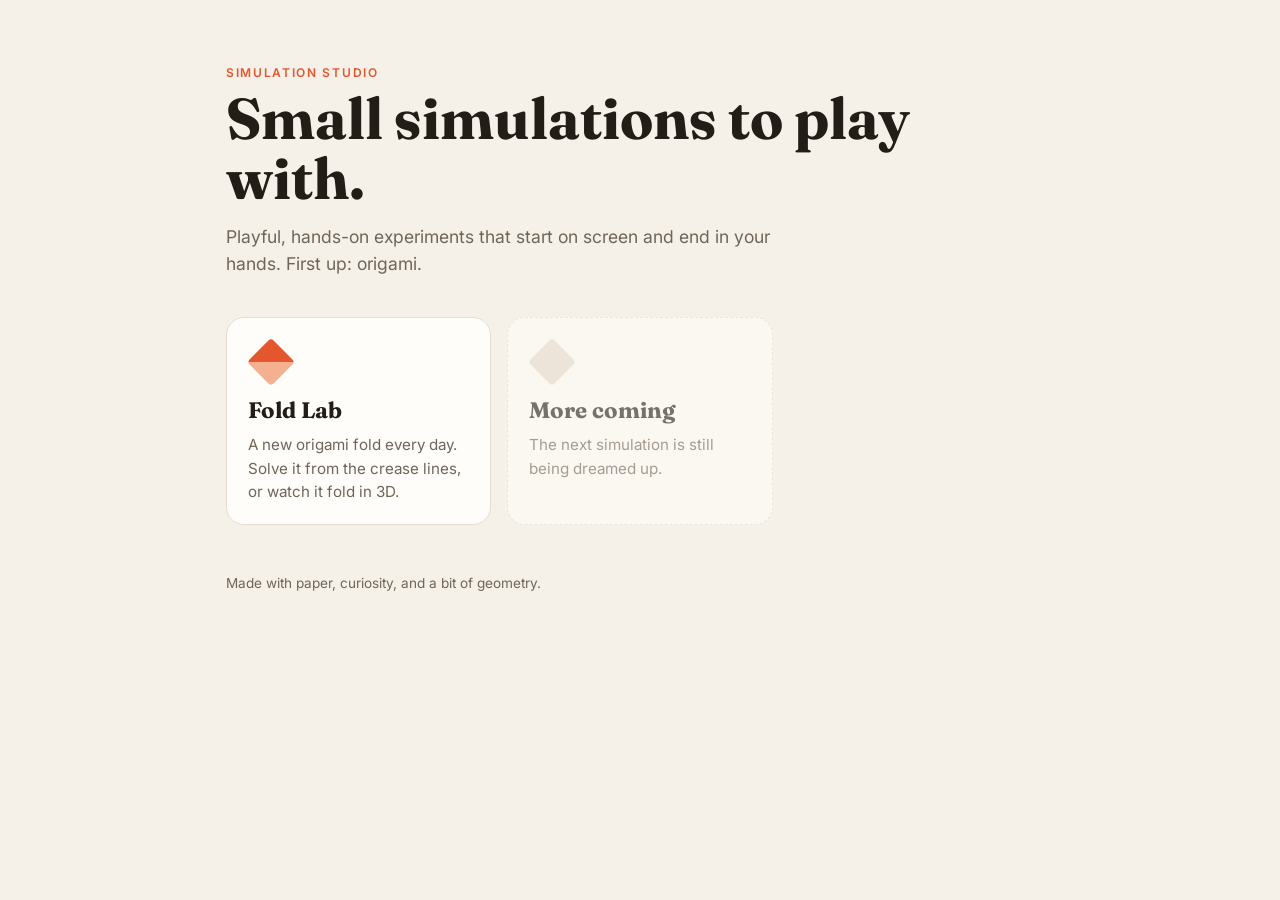
<file: index.html>
<!doctype html>
<html lang="en">
<head>
  <meta charset="utf-8">
  <meta name="viewport" content="width=device-width, initial-scale=1">
  <title>Simulation Studio</title>
  <link rel="preconnect" href="https://fonts.googleapis.com">
  <link rel="preconnect" href="https://fonts.gstatic.com" crossorigin>
  <link href="https://fonts.googleapis.com/css2?family=Fraunces:opsz,wght@9..144,700&family=Inter:wght@400;500;600&display=swap" rel="stylesheet">
  <style>
    :root { --bg: #f6f1e8; --card: #fffdf9; --ink: #221d17; --muted: #6f6558; --line: #e6ddcf; --accent: #e4572e; }
    @media (prefers-color-scheme: dark) {
      :root { --bg: #17140f; --card: #221e18; --ink: #f3ede4; --muted: #a99f90; --line: #3a332a; --accent: #f06a41; }
    }
    * { box-sizing: border-box; }
    body { margin: 0; background: var(--bg); color: var(--ink); font: 16px/1.55 Inter, system-ui, sans-serif; }
    main { max-width: 860px; margin: 0 auto; padding: 4rem 16px; }
    .eyebrow { text-transform: uppercase; letter-spacing: 0.14em; font-size: 0.75rem; font-weight: 600; color: var(--accent); }
    h1 { font-family: Fraunces, Georgia, serif; font-size: clamp(2.4rem, 7vw, 3.6rem); line-height: 1.05; margin: 0.4rem 0 0.8rem; }
    .lead { color: var(--muted); font-size: 1.1rem; max-width: 34rem; margin: 0 0 2.5rem; }
    .grid { display: grid; grid-template-columns: repeat(auto-fill, minmax(240px, 1fr)); gap: 1rem; }
    .card { display: block; text-decoration: none; color: inherit; background: var(--card); border: 1px solid var(--line); border-radius: 18px; padding: 1.3rem; transition: transform 0.15s, border-color 0.15s; }
    a.card:hover { transform: translateY(-2px); border-color: var(--accent); }
    .card h2 { font-family: Fraunces, Georgia, serif; font-size: 1.4rem; margin: 0.9rem 0 0.3rem; }
    .card p { margin: 0; color: var(--muted); font-size: 0.95rem; }
    .icon { width: 34px; height: 34px; transform: rotate(45deg); border-radius: 4px; background: linear-gradient(135deg, var(--accent) 50%, #f4b18f 50%); margin: 6px; }
    .soon { opacity: 0.6; border-style: dashed; }
    .soon .icon { background: var(--line); }
    footer { margin-top: 3rem; color: var(--muted); font-size: 0.85rem; }
  </style>
</head>
<body>
  <main>
    <div class="eyebrow">Simulation Studio</div>
    <h1>Small simulations to play with.</h1>
    <p class="lead">Playful, hands-on experiments that start on screen and end in your hands. First up: origami.</p>
    <div class="grid">
      <a class="card" href="origami/">
        <div class="icon" aria-hidden="true"></div>
        <h2>Fold Lab</h2>
        <p>A new origami fold every day. Solve it from the crease lines, or watch it fold in 3D.</p>
      </a>
      <div class="card soon">
        <div class="icon" aria-hidden="true"></div>
        <h2>More coming</h2>
        <p>The next simulation is still being dreamed up.</p>
      </div>
    </div>
    <footer>Made with paper, curiosity, and a bit of geometry.</footer>
  </main>
</body>
</html>
</file>
